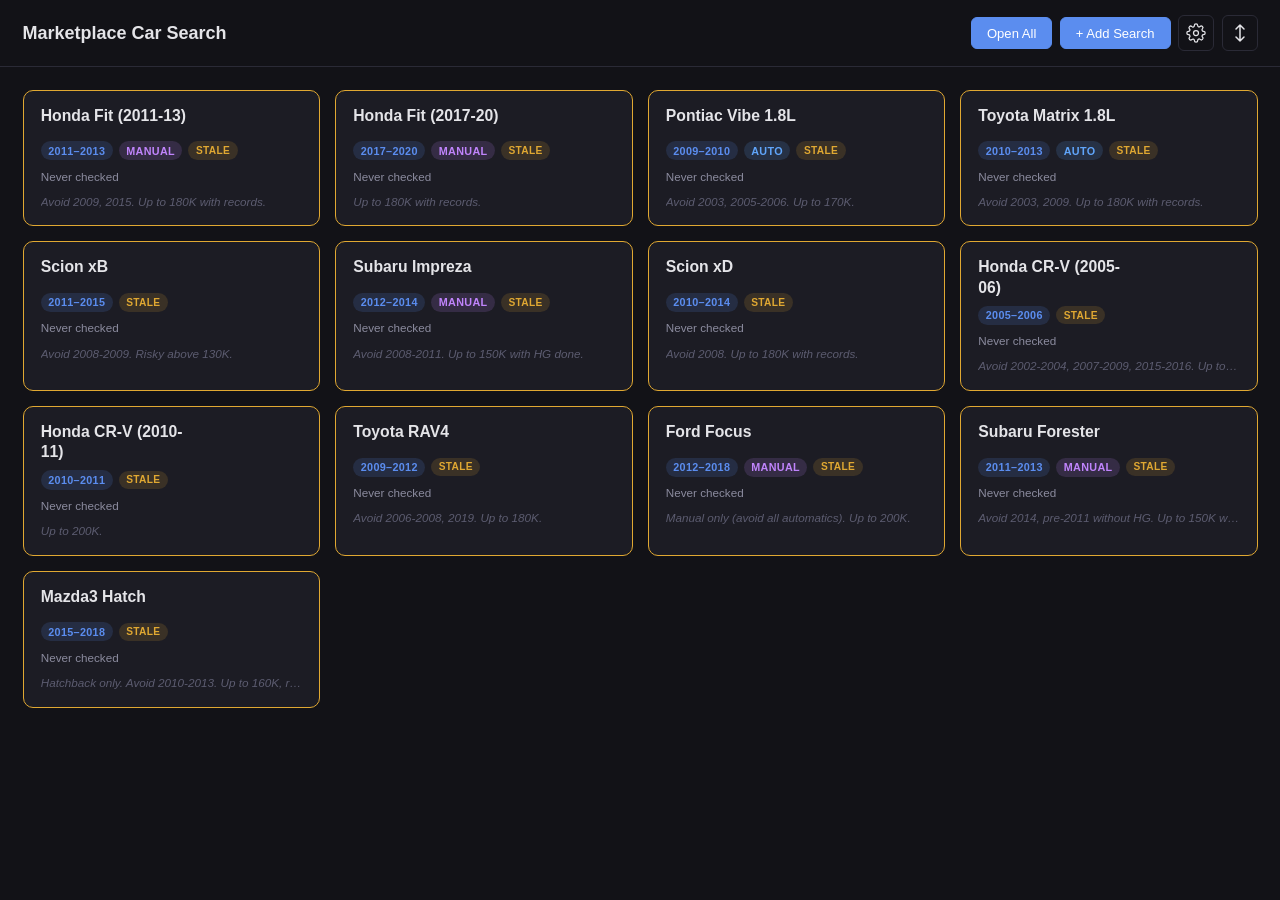
<file: index.html>
<!DOCTYPE html>
<html lang="en">
<head>
  <meta charset="UTF-8">
  <meta name="viewport" content="width=device-width, initial-scale=1.0, viewport-fit=cover">
  <title>Marketplace Car Search</title>

  <!-- PWA -->
  <link rel="manifest" href="manifest.json">
  <meta name="theme-color" content="#121217">

  <!-- iOS standalone support -->
  <meta name="apple-mobile-web-app-capable" content="yes">
  <meta name="apple-mobile-web-app-status-bar-style" content="black-translucent">
  <meta name="apple-mobile-web-app-title" content="Car Search">
  <link rel="apple-touch-icon" href="icon-192.png">

  <link rel="stylesheet" href="styles.css">
</head>
<body>
  <header>
    <div class="header-left">
      <h1>Marketplace Car Search</h1>
    </div>
    <div class="header-right">
      <button id="open-all-btn" class="btn btn-primary" title="Open all searches in new tabs">Open All</button>
      <button id="add-search-btn" class="btn btn-accent" title="Add a new search">+ Add Search</button>
      <button id="settings-btn" class="btn btn-icon" title="Settings" aria-label="Settings">
        <svg width="20" height="20" viewBox="0 0 24 24" fill="none" stroke="currentColor" stroke-width="1.5" stroke-linecap="round" stroke-linejoin="round"><circle cx="12" cy="12" r="3"/><path d="M19.4 15a1.65 1.65 0 00.33 1.82l.06.06a2 2 0 01-2.83 2.83l-.06-.06a1.65 1.65 0 00-1.82-.33 1.65 1.65 0 00-1 1.51V21a2 2 0 01-4 0v-.09A1.65 1.65 0 009 19.4a1.65 1.65 0 00-1.82.33l-.06.06a2 2 0 01-2.83-2.83l.06-.06A1.65 1.65 0 004.68 15a1.65 1.65 0 00-1.51-1H3a2 2 0 010-4h.09A1.65 1.65 0 004.6 9a1.65 1.65 0 00-.33-1.82l-.06-.06a2 2 0 012.83-2.83l.06.06A1.65 1.65 0 009 4.68a1.65 1.65 0 001-1.51V3a2 2 0 014 0v.09a1.65 1.65 0 001 1.51 1.65 1.65 0 001.82-.33l.06-.06a2 2 0 012.83 2.83l-.06.06A1.65 1.65 0 0019.4 9a1.65 1.65 0 001.51 1H21a2 2 0 010 4h-.09a1.65 1.65 0 00-1.51 1z"/></svg>
      </button>
      <button id="import-export-btn" class="btn btn-icon" title="Import / Export" aria-label="Import / Export">
        <svg width="20" height="20" viewBox="0 0 20 20" fill="none"><path d="M6 14l4 4 4-4M10 18V8M14 6l-4-4-4 4M10 2v10" stroke="currentColor" stroke-width="1.5" stroke-linecap="round" stroke-linejoin="round"/></svg>
      </button>
    </div>
  </header>

  <main id="search-grid" class="search-grid"></main>

  <div id="empty-state" class="empty-state" hidden>
    <p>No saved searches yet.</p>
    <button class="btn btn-accent" onclick="document.getElementById('add-search-btn').click()">+ Add your first search</button>
  </div>

  <!-- Add/Edit Modal -->
  <div id="modal-overlay" class="modal-overlay" hidden>
    <div class="modal" role="dialog" aria-modal="true">
      <div class="modal-header">
        <h2 id="modal-title">Add Search</h2>
        <button class="btn btn-icon modal-close" aria-label="Close">&times;</button>
      </div>
      <form id="search-form" class="search-form">
        <input type="hidden" id="form-id" value="">

        <div class="form-group">
          <label for="form-label">Label</label>
          <input type="text" id="form-label" placeholder="e.g. Honda Fit" required>
        </div>

        <div class="form-group">
          <label for="form-slug" id="slug-label">Slug</label>
          <input type="text" id="form-slug" placeholder="e.g. honda-fit" required>
          <p class="hint" id="slug-hint">The URL segment for this make/model (lowercase, hyphenated). Example: <code>honda-fit</code>, <code>lexus-rx</code></p>
        </div>

        <div class="form-row">
          <div class="form-group">
            <label for="form-city">City</label>
            <input type="text" id="form-city" placeholder="e.g. chicago">
          </div>
          <div class="form-group">
            <label for="form-transmission">Transmission</label>
            <select id="form-transmission">
              <option value="">Any</option>
              <option value="manual">Manual</option>
              <option value="automatic">Automatic</option>
            </select>
          </div>
        </div>

        <div class="form-row">
          <div class="form-group">
            <label for="form-min-year">Min Year</label>
            <input type="number" id="form-min-year" placeholder="e.g. 2011" min="1900" max="2099">
          </div>
          <div class="form-group">
            <label for="form-max-year">Max Year</label>
            <input type="number" id="form-max-year" placeholder="e.g. 2014" min="1900" max="2099">
          </div>
        </div>

        <div class="form-row">
          <div class="form-group">
            <label for="form-max-price">Max Price ($)</label>
            <input type="number" id="form-max-price" placeholder="e.g. 9000" min="0">
          </div>
          <div class="form-group">
            <label for="form-max-mileage">Max Mileage</label>
            <input type="number" id="form-max-mileage" placeholder="e.g. 130000" min="0">
          </div>
        </div>

        <div class="form-row">
          <div class="form-group">
            <label for="form-radius">Radius (km)</label>
            <input type="number" id="form-radius" placeholder="e.g. 2500" min="0">
          </div>
          <div class="form-group">
            <label for="form-seller-type">Seller Type</label>
            <select id="form-seller-type">
              <option value="individual">Individual only</option>
              <option value="">Any</option>
            </select>
          </div>
        </div>

        <div class="form-group">
          <label for="form-notes">Notes <span class="optional">(optional)</span></label>
          <textarea id="form-notes" rows="2" placeholder="Personal reminders about this search..."></textarea>
        </div>

        <div class="form-actions">
          <button type="button" class="btn btn-secondary modal-close">Cancel</button>
          <button type="submit" class="btn btn-accent" id="form-submit-btn">Add Search</button>
        </div>
      </form>
    </div>
  </div>

  <!-- Settings Modal -->
  <div id="settings-overlay" class="modal-overlay" hidden>
    <div class="modal" role="dialog" aria-modal="true">
      <div class="modal-header">
        <h2>Settings</h2>
        <button class="btn btn-icon modal-close" aria-label="Close">&times;</button>
      </div>
      <form id="settings-form" class="search-form">
        <div class="form-group">
          <label for="settings-city">Default City</label>
          <input type="text" id="settings-city" placeholder="e.g. chicago">
        </div>
        <div class="form-row">
          <div class="form-group">
            <label for="settings-max-price">Default Max Price ($)</label>
            <input type="number" id="settings-max-price" placeholder="e.g. 9000" min="0">
          </div>
          <div class="form-group">
            <label for="settings-max-mileage">Default Max Mileage</label>
            <input type="number" id="settings-max-mileage" placeholder="e.g. 130000" min="0">
          </div>
        </div>
        <div class="form-group">
          <label for="settings-radius">Default Radius (km)</label>
          <input type="number" id="settings-radius" placeholder="e.g. 2500" min="0">
        </div>
        <div class="form-actions">
          <button type="button" class="btn btn-secondary modal-close">Cancel</button>
          <button type="submit" class="btn btn-accent">Save Settings</button>
        </div>
      </form>
    </div>
  </div>

  <!-- Import/Export Modal -->
  <div id="ie-overlay" class="modal-overlay" hidden>
    <div class="modal" role="dialog" aria-modal="true">
      <div class="modal-header">
        <h2>Import / Export</h2>
        <button class="btn btn-icon modal-close" aria-label="Close">&times;</button>
      </div>
      <div class="ie-body">
        <div class="form-group">
          <label>Export</label>
          <p class="hint">Download your saved searches as a JSON file for backup.</p>
          <button type="button" id="export-btn" class="btn btn-primary">Download JSON</button>
        </div>
        <hr>
        <div class="form-group">
          <label>Import</label>
          <p class="hint">Load searches from a JSON file. This will replace your current list.</p>
          <input type="file" id="import-file" accept=".json">
          <button type="button" id="import-btn" class="btn btn-primary" disabled>Import</button>
        </div>
      </div>
    </div>
  </div>

  <!-- Confirmation Dialog -->
  <div id="confirm-overlay" class="modal-overlay" hidden>
    <div class="modal modal-sm" role="alertdialog" aria-modal="true">
      <p id="confirm-message">Are you sure?</p>
      <div class="form-actions">
        <button type="button" class="btn btn-secondary" id="confirm-cancel">Cancel</button>
        <button type="button" class="btn btn-danger" id="confirm-ok">Delete</button>
      </div>
    </div>
  </div>

  <script src="app.js"></script>
  <script>
    if ('serviceWorker' in navigator) {
      navigator.serviceWorker.register('./sw.js');
    }
  </script>
</body>
</html>
</file>
<file: styles.css>
/* ===== Reset & Base ===== */
*, *::before, *::after { box-sizing: border-box; margin: 0; padding: 0; }

:root {
  --bg: #121217;
  --bg-card: #1c1c24;
  --bg-card-hover: #24242e;
  --bg-modal: #1c1c24;
  --bg-input: #16161d;
  --border: #2a2a36;
  --border-focus: #5b8def;
  --text: #e4e4e8;
  --text-muted: #8b8b9e;
  --text-dim: #5c5c70;
  --accent: #5b8def;
  --accent-hover: #4a7de0;
  --danger: #e05252;
  --danger-hover: #c94444;
  --success: #4caf7d;
  --warning: #e0a832;
  --badge-manual: #c084fc;
  --badge-auto: #60a5fa;
  --stale: #e0a832;
  --radius: 10px;
  --radius-sm: 6px;
  --shadow: 0 2px 12px rgba(0,0,0,0.4);
  --transition: 150ms ease;
}

html { font-size: 15px; }
body {
  font-family: -apple-system, BlinkMacSystemFont, 'Segoe UI', Roboto, Oxygen, sans-serif;
  background: var(--bg);
  color: var(--text);
  min-height: 100vh;
  line-height: 1.5;
}

/* ===== Header ===== */
header {
  display: flex;
  align-items: center;
  justify-content: space-between;
  padding: 1rem 1.5rem;
  padding-top: max(1rem, env(safe-area-inset-top));
  padding-left: max(1.5rem, env(safe-area-inset-left));
  padding-right: max(1.5rem, env(safe-area-inset-right));
  border-bottom: 1px solid var(--border);
  position: sticky;
  top: 0;
  background: var(--bg);
  z-index: 50;
  flex-wrap: wrap;
  gap: 0.75rem;
}
header h1 {
  font-size: 1.2rem;
  font-weight: 600;
  white-space: nowrap;
}
.header-right {
  display: flex;
  align-items: center;
  gap: 0.5rem;
  flex-wrap: wrap;
}

/* ===== Buttons ===== */
.btn {
  display: inline-flex;
  align-items: center;
  justify-content: center;
  gap: 0.4rem;
  padding: 0.5rem 1rem;
  border: 1px solid var(--border);
  border-radius: var(--radius-sm);
  background: var(--bg-card);
  color: var(--text);
  font-size: 0.87rem;
  font-family: inherit;
  cursor: pointer;
  transition: background var(--transition), border-color var(--transition);
  white-space: nowrap;
}
.btn:hover { background: var(--bg-card-hover); }
.btn:focus-visible { outline: 2px solid var(--border-focus); outline-offset: 2px; }
.btn-primary { background: var(--accent); border-color: var(--accent); color: #fff; }
.btn-primary:hover { background: var(--accent-hover); border-color: var(--accent-hover); }
.btn-accent { background: var(--accent); border-color: var(--accent); color: #fff; }
.btn-accent:hover { background: var(--accent-hover); border-color: var(--accent-hover); }
.btn-secondary { background: transparent; }
.btn-danger { background: var(--danger); border-color: var(--danger); color: #fff; }
.btn-danger:hover { background: var(--danger-hover); border-color: var(--danger-hover); }
.btn-icon {
  padding: 0.45rem;
  min-width: 36px;
  min-height: 36px;
  background: transparent;
  border: 1px solid var(--border);
}
.btn-icon:hover { background: var(--bg-card-hover); }
.btn-sm { padding: 0.3rem 0.6rem; font-size: 0.8rem; }

/* ===== Search Grid ===== */
.search-grid {
  display: grid;
  grid-template-columns: repeat(auto-fill, minmax(280px, 1fr));
  gap: 1rem;
  padding: 1.5rem;
}
.search-grid[hidden] { display: none; }

/* ===== Card ===== */
.card {
  background: var(--bg-card);
  border: 1px solid var(--border);
  border-radius: var(--radius);
  padding: 1rem 1.15rem;
  cursor: pointer;
  transition: background var(--transition), border-color var(--transition), box-shadow var(--transition);
  position: relative;
  display: flex;
  flex-direction: column;
  gap: 0.5rem;
  user-select: none;
}
.card:hover {
  background: var(--bg-card-hover);
  border-color: var(--accent);
  box-shadow: 0 0 0 1px var(--accent);
}
.card.stale {
  border-color: var(--stale);
}
.card.stale:hover {
  border-color: var(--accent);
  box-shadow: 0 0 0 1px var(--accent);
}
.card.dragging {
  opacity: 0.4;
}
.card.drag-over {
  border-color: var(--accent);
  box-shadow: 0 0 0 2px var(--accent);
}

.card-top {
  display: flex;
  align-items: flex-start;
  justify-content: space-between;
  gap: 0.5rem;
}
.card-label {
  font-size: 1.05rem;
  font-weight: 600;
  line-height: 1.3;
}
.card-actions {
  display: flex;
  gap: 0.25rem;
  flex-shrink: 0;
}
.card-actions .btn-icon {
  min-width: 28px;
  min-height: 28px;
  padding: 0.2rem;
  border: none;
  opacity: 0;
  transition: opacity var(--transition);
}
.card:hover .card-actions .btn-icon {
  opacity: 1;
}

.card-meta {
  display: flex;
  flex-wrap: wrap;
  gap: 0.4rem;
  align-items: center;
}
.badge {
  display: inline-block;
  padding: 0.1rem 0.5rem;
  border-radius: 999px;
  font-size: 0.72rem;
  font-weight: 600;
  text-transform: uppercase;
  letter-spacing: 0.03em;
}
.badge-years {
  background: rgba(91, 141, 239, 0.15);
  color: var(--accent);
}
.badge-manual {
  background: rgba(192, 132, 252, 0.15);
  color: var(--badge-manual);
}
.badge-auto {
  background: rgba(96, 165, 250, 0.15);
  color: var(--badge-auto);
}
.badge-query {
  background: rgba(224, 168, 50, 0.12);
  color: var(--warning);
}
.badge-stale {
  background: rgba(224, 168, 50, 0.15);
  color: var(--stale);
  font-size: 0.68rem;
}

.card-timestamp {
  font-size: 0.78rem;
  color: var(--text-muted);
}
.card-notes {
  font-size: 0.78rem;
  color: var(--text-dim);
  font-style: italic;
  overflow: hidden;
  text-overflow: ellipsis;
  white-space: nowrap;
}

/* ===== Empty State ===== */
.empty-state {
  display: flex;
  flex-direction: column;
  align-items: center;
  justify-content: center;
  gap: 1rem;
  padding: 4rem 2rem;
  color: var(--text-muted);
  text-align: center;
}
.empty-state[hidden] { display: none; }
.empty-state p { font-size: 1.1rem; }

/* ===== Modal ===== */
.modal-overlay {
  position: fixed;
  inset: 0;
  background: rgba(0,0,0,0.6);
  display: flex;
  align-items: center;
  justify-content: center;
  z-index: 100;
  padding: 1rem;
  animation: fadeIn 120ms ease;
}
.modal-overlay[hidden] {
  display: none;
}
.modal {
  background: var(--bg-modal);
  border: 1px solid var(--border);
  border-radius: var(--radius);
  box-shadow: var(--shadow);
  width: 100%;
  max-width: 520px;
  max-height: 90vh;
  overflow-y: auto;
  animation: slideUp 150ms ease;
}
.modal-sm { max-width: 360px; padding: 1.5rem; }
.modal-header {
  display: flex;
  align-items: center;
  justify-content: space-between;
  padding: 1rem 1.25rem;
  border-bottom: 1px solid var(--border);
}
.modal-header h2 { font-size: 1.05rem; font-weight: 600; }
.modal-close { font-size: 1.4rem; line-height: 1; }

@keyframes fadeIn { from { opacity: 0; } to { opacity: 1; } }
@keyframes slideUp { from { opacity: 0; transform: translateY(12px); } to { opacity: 1; transform: translateY(0); } }

/* ===== Form ===== */
.search-form {
  padding: 1.25rem;
  display: flex;
  flex-direction: column;
  gap: 1rem;
}
.form-group {
  display: flex;
  flex-direction: column;
  gap: 0.3rem;
}
.form-group label {
  font-size: 0.82rem;
  font-weight: 600;
  color: var(--text-muted);
  text-transform: uppercase;
  letter-spacing: 0.04em;
}
.form-group .optional {
  font-weight: 400;
  text-transform: none;
  letter-spacing: 0;
}
.form-row {
  display: grid;
  grid-template-columns: 1fr 1fr;
  gap: 1rem;
}
input[type="text"],
input[type="number"],
select,
textarea {
  padding: 0.55rem 0.75rem;
  background: var(--bg-input);
  border: 1px solid var(--border);
  border-radius: var(--radius-sm);
  color: var(--text);
  font-size: 0.9rem;
  font-family: inherit;
  transition: border-color var(--transition);
}
input:focus, select:focus, textarea:focus {
  outline: none;
  border-color: var(--border-focus);
}
textarea { resize: vertical; }
.hint {
  font-size: 0.78rem;
  color: var(--text-dim);
}
.hint code {
  background: rgba(91,141,239,0.1);
  padding: 0.1rem 0.35rem;
  border-radius: 3px;
  font-size: 0.78rem;
}

.toggle-group {
  display: flex;
  gap: 0;
  border: 1px solid var(--border);
  border-radius: var(--radius-sm);
  overflow: hidden;
}
.toggle-btn {
  flex: 1;
  padding: 0.45rem 0.75rem;
  border: none;
  background: var(--bg-input);
  color: var(--text-muted);
  font-size: 0.82rem;
  font-family: inherit;
  cursor: pointer;
  transition: background var(--transition), color var(--transition);
}
.toggle-btn + .toggle-btn { border-left: 1px solid var(--border); }
.toggle-btn.active {
  background: var(--accent);
  color: #fff;
}

.form-actions {
  display: flex;
  justify-content: flex-end;
  gap: 0.5rem;
  padding-top: 0.5rem;
}

/* ===== Import/Export ===== */
.ie-body {
  padding: 1.25rem;
  display: flex;
  flex-direction: column;
  gap: 1rem;
}
.ie-body hr {
  border: none;
  border-top: 1px solid var(--border);
}
input[type="file"] {
  font-size: 0.85rem;
  color: var(--text-muted);
  margin-bottom: 0.5rem;
}

/* ===== Confirm Dialog ===== */
#confirm-message {
  font-size: 0.95rem;
  margin-bottom: 1rem;
}

/* ===== Responsive ===== */
@media (max-width: 600px) {
  header { padding: 0.75rem 1rem; }
  header h1 { font-size: 1rem; }
  .search-grid { padding: 1rem; gap: 0.75rem; grid-template-columns: 1fr; }
  .form-row { grid-template-columns: 1fr; }
  .modal { max-height: 95vh; }
  .card-actions .btn-icon { opacity: 1; }
  .header-right { width: 100%; justify-content: flex-end; }
}

/* ===== Scrollbar ===== */
::-webkit-scrollbar { width: 6px; }
::-webkit-scrollbar-track { background: var(--bg); }
::-webkit-scrollbar-thumb { background: var(--border); border-radius: 3px; }
::-webkit-scrollbar-thumb:hover { background: var(--text-dim); }

/* ===== Selection ===== */
::selection { background: rgba(91,141,239,0.3); }
</file>
